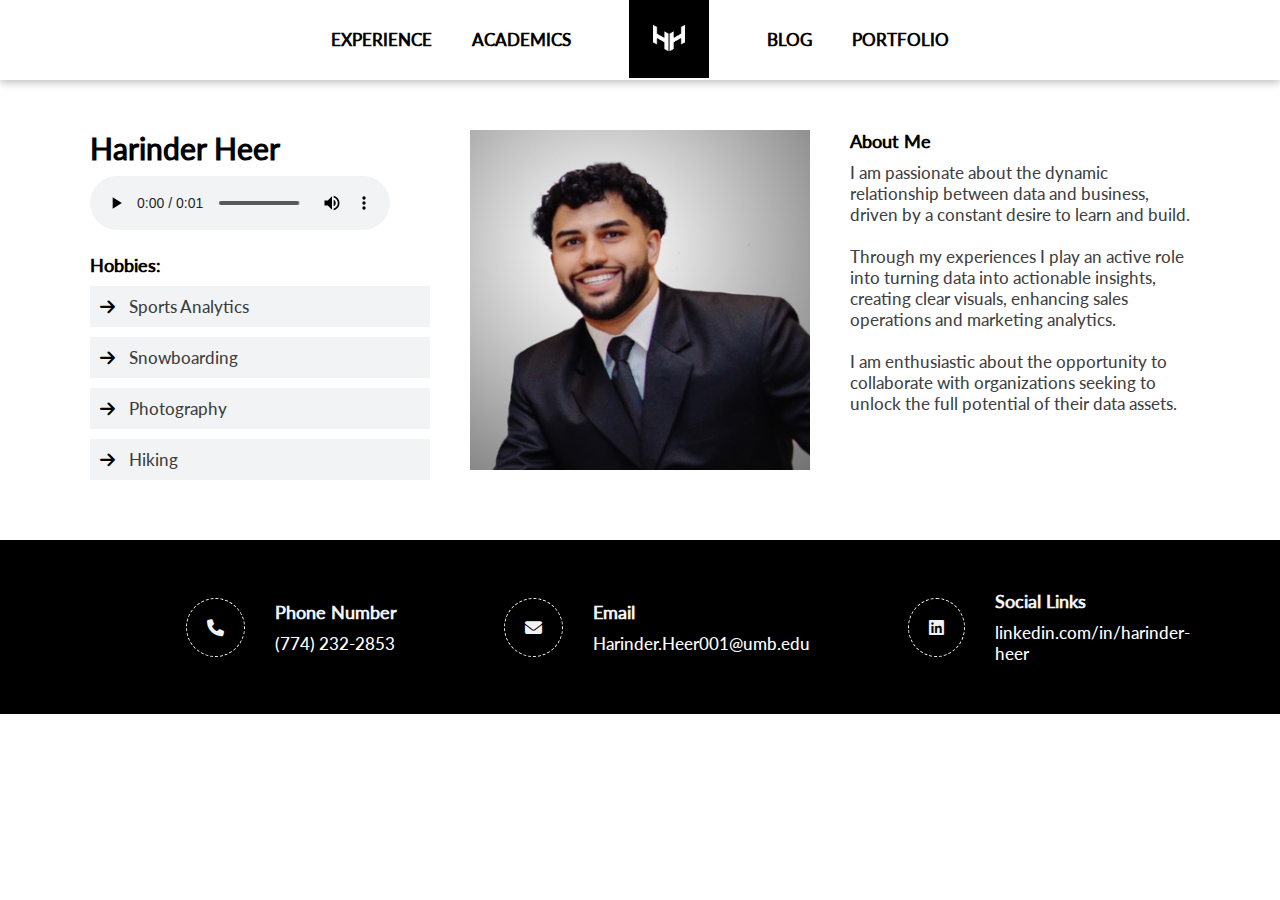
<file: index.html>
<!DOCTYPE html>
<html lang="en">
   <head>
      <meta charset="UTF-8">
      <meta http-equiv="X-UA-Compatible" content="IE=edge">
      <meta name="viewport" content="width=device-width, initial-scale=1.0">
      <link rel="stylesheet" href="https://cdnjs.cloudflare.com/ajax/libs/font-awesome/6.2.1/css/all.min.css">
      <link rel="stylesheet" href="index.css">
      <link rel="shortcut icon" href="Logo.jpeg" type="image/x-icon">
      <title>Home</title>
   </head>
   <body>
      <nav>
         <input type="checkbox" id="check">
         <label for="check" class="checkbtn">
         <i class="fas fa-bars"></i>
         </label>
         <!-- <label class="logo">DesignX</label> -->
         <ul>
            <li><a href="experience.html">Experience</a></li>
            <li><a href="academics.html">Academics</a></li>
         </ul>
         <div class="mylogo">
            <a href="index.html"><img src="Logo.jpeg" alt="Logo" width="80px"></a>
         </div>
         <ul>
            <li><a href="blog.html">Blog</a></li>
            <li><a href="portfolio.html">Portfolio</a></li>
         </ul>
      </nav>
      <section class="hero">
         <div class="flex">
            <div class="flexitem">
               <h1 class="heading mt_10">Harinder Heer</h1>
               <!-- <h2 class="subheading">Name Pronunciation</h2>-->
               <audio controls>
                  <source src="How-To-Pronounce-Name.m4a" type="audio/mpeg">
               </audio>
               <h2 class="subheading">Hobbies:</h2>
               <div class="hobby">
                  <span> <i class="fa-solid fa-arrow-right"></i> Sports Analytics</span>
                  <span> <i class="fa-solid fa-arrow-right"></i> Snowboarding</span>
                  <span> <i class="fa-solid fa-arrow-right"></i> Photography</span>
                  <span> <i class="fa-solid fa-arrow-right"></i> Hiking</span>
               </div>
            </div>
            <div class="flexitem">
               <img src="headshot.jpeg" alt="Faceshot" class="img-fluid">
            </div>
            <div class="flexitem">
               <div class="info">
                  <!-- <h1 class="heading mt_10">Analyst</h1>-->
                  <h1 class="subheading">About Me</h1>
                  <p>
                     I am passionate about the dynamic relationship between data and business, driven by a constant desire to learn and build.
                     <br><br>
                     Through my experiences I play an active role into turning data into actionable insights, creating clear visuals, enhancing sales operations and marketing analytics.
                     <br><br>
                     I am enthusiastic about the opportunity to collaborate with organizations seeking to unlock the full potential of their data assets.
                  </p>
               </div>
            </div>
         </div>
      </section>
      <footer>
         <div class="footeritem">
            <div class="row">
               <div class="col">
                  <div class="icon"><i class="fa-solid fa-phone"></i></div>
               </div>
               <div class="col">
                  <h2 class="subheading">Phone Number</h2>
                  <a href="tel:(774)232-2853">(774) 232-2853</a>
               </div>
            </div>
         </div>
         <div class="footeritem">
            <div class="row">
               <div class="col">
                  <div class="icon"><i class="fa-solid fa-envelope"></i></div>
               </div>
               <div class="col">
                  <h2 class="subheading">Email</h2>
                  <a href="mailto:Harinder.Heer001@umb.edu">Harinder.Heer001@umb.edu</a>
               </div>
            </div>
         </div>
         <div class="footeritem">
            <div class="row">
               <div class="col">
                  <div class="icon"><i class="fa-brands fa-linkedin"></i></div>
               </div>
               <div class="col">
                  <h2 class="subheading">Social Links</h2>
                  <a href="http://www.linkedin.com/in/harinder-heer" target="_blank">linkedin.com/in/harinder-heer</a>
               </div>
            </div>
         </div>
      </footer>
   </body>
</html>
</file>
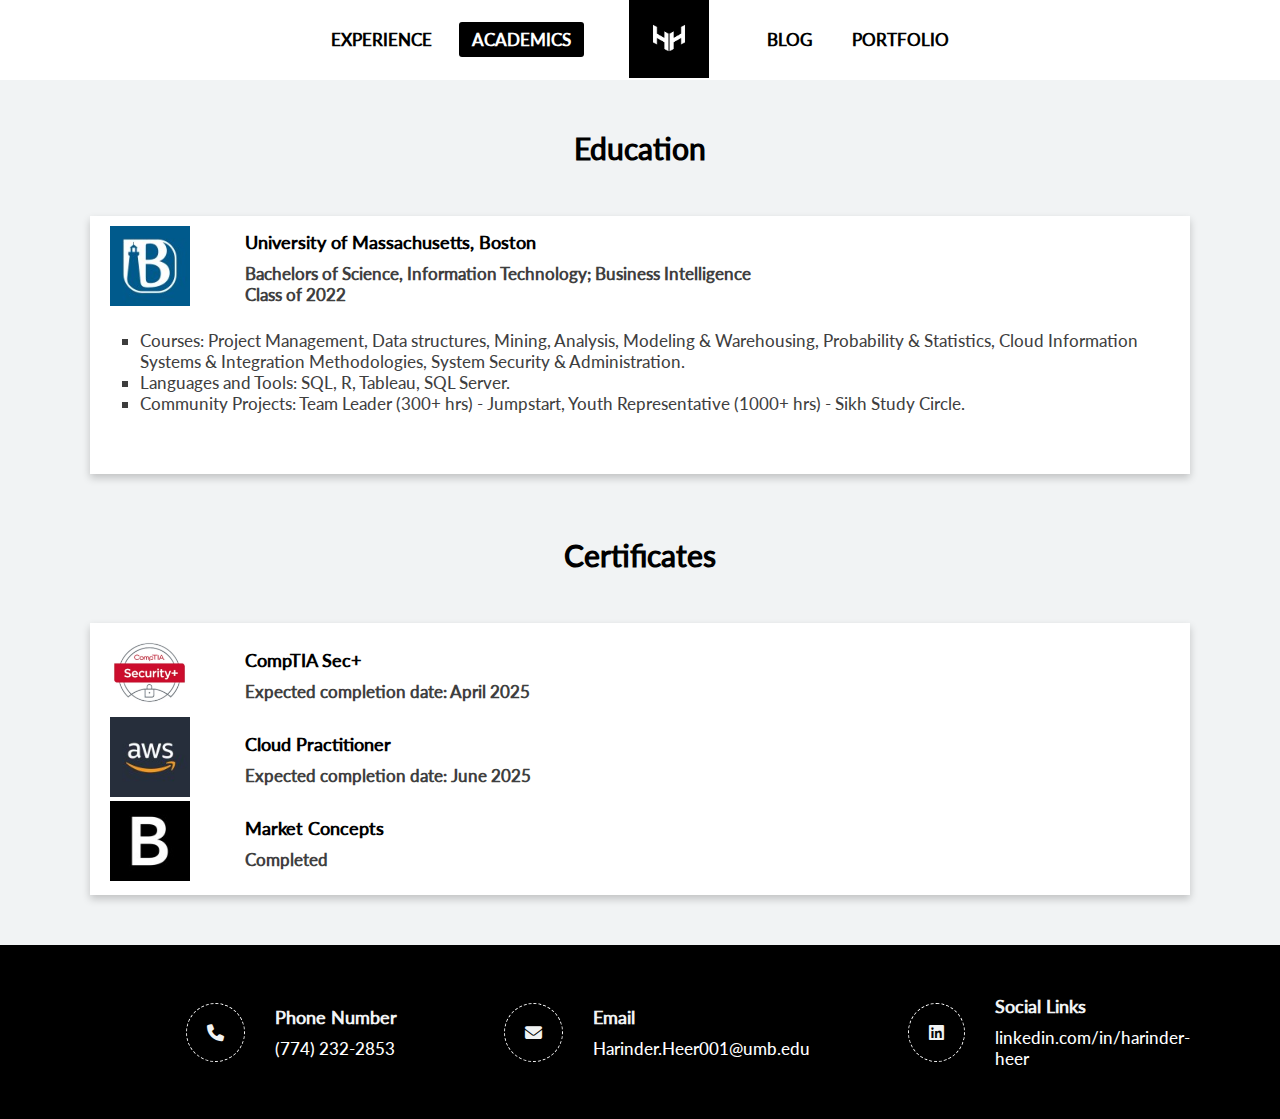
<file: academics.html>
<!DOCTYPE html>
<html lang="en">
   <head>
      <meta charset="UTF-8">
      <meta http-equiv="X-UA-Compatible" content="IE=edge">
      <meta name="viewport" content="width=device-width, initial-scale=1.0">
      <link rel="stylesheet" href="https://cdnjs.cloudflare.com/ajax/libs/font-awesome/6.2.1/css/all.min.css">
      <link rel="stylesheet" href="academics.css">
      <link rel="shortcut icon" href="Logo.jpeg" type="image/x-icon">
      <title>Academics</title>
   </head>
   <body>
      <nav>
         <input type="checkbox" id="check">
         <label for="check" class="checkbtn">
         <i class="fas fa-bars"></i>
         </label>
         <ul>
            <li><a href="experience.html">Experience</a></li>
            <li><a href="academics.html" class="active">Academics</a></li>
         </ul>
         <div class="mylogo">
            <a href="index.html"><img src="Logo.jpeg" alt="Logo" width="80px"></a>
         </div>
         <ul>
            <li><a href="blog.html">Blog</a></li>
            <li><a href="portfolio.html">Portfolio</a></li>
         </ul>
      </nav>
      <section class="exp">
         <h1 class="heading">Education</h1>
         <div class="exp_container">
            <div class="wrapper shadow">
               <div class="wrapper_row">
                  <div class="wrapper_col_left"><img src="UMB.jpg" alt="logo" width="80px"></div>
                  <div class="wrapper_col_right">
                     <div class="exp_info">
                        <h2 class="subheading">University of Massachusetts, Boston</h2>
                        <h3>Bachelors of Science, Information Technology; Business Intelligence
                        </h3>
                        <h3>Class of 2022</h3>
                     </div>
                  </div>
               </div>
               <div class="wrapper_row">
                  <!-- <div class="wrapper_col_left"></div> -->
                  <div class="wrapper_col_right">
                     <div class="exp_info">
                        <ul>
                           <li>Courses:  Project Management, Data structures, Mining, Analysis, Modeling & Warehousing, Probability & Statistics, Cloud Information Systems & Integration Methodologies, System Security & Administration.</li>
                           <li>Languages and Tools: SQL, R, Tableau, SQL Server.</li>
                           <li>Community Projects: Team Leader (300+ hrs) - Jumpstart, Youth Representative (1000+ hrs) - Sikh Study Circle.</li>
                        </ul>
                     </div>
                  </div>
               </div>
            </div>
         </div>
         <br><br><br>
         <h1 class="heading">Certificates</h1>
         <div class="exp_container">
            <div class="wrapper shadow">
               <div class="wrapper_row">
                  <div class="wrapper_col_left"><img src="CompTIA.jpg" alt="logo" width="80px"></div>
                  <div class="wrapper_col_right">
                     <div class="exp_info">
                        <h2 class="subheading">CompTIA Sec+</h2>
                        <h3>Expected completion date: April 2025 </h3>
                     </div>
                  </div>
               </div>
               <!-- 
               <div class="wrapper_row">
                  <div class="wrapper_col_left"></div>
                  <div class="wrapper_col_right">
                     <div class="exp_info">
                        <ul>
                           <li>Lorem ipsum dolor sit, amet consectetur adipisicing elit.</li>
                           <li>Lorem ipsum dolor sit, amet consectetur adipisicing elit.</li>
                           <li>Lorem ipsum dolor sit, amet consectetur adipisicing elit. </li>
                        </ul>
                     </div>
                  </div>
               </div>
               -->
               <div class="wrapper_row">
                  <div class="wrapper_col_left"><img src="AWS.jpg" alt="logo" width="80px"></div>
                  <div class="wrapper_col_right">
                     <div class="exp_info">
                        <h2 class="subheading">Cloud Practitioner</h2>
                        <h3>Expected completion date: June 2025 </h3>
                     </div>
                  </div>
               </div>
               <!--- 
               <div class="wrapper_row">
                  <div class="wrapper_col_left"></div>
                  <div class="wrapper_col_right">
                     <div class="exp_info">
                        <ul>
                           <li>Lorem ipsum dolor sit, amet consectetur adipisicing elit.</li>
                           <li>Lorem ipsum dolor sit, amet consectetur adipisicing elit.</li>
                           <li>Lorem ipsum dolor sit, amet consectetur adipisicing elit. </li>
                        </ul>
                     </div>
                  </div>
               </div> 
               -->
               <div class="wrapper_row">
                  <div class="wrapper_col_left"><img src="BB.jpg" alt="logo" width="80px"></div>
                  <div class="wrapper_col_right">
                     <div class="exp_info">
                        <h2 class="subheading">Market Concepts</h2>
                        <h3>Completed</h3>
                     </div>
                  </div>
               </div>
               <!--- 
               <div class="wrapper_row">
                  <div class="wrapper_col_left"></div>
                  <div class="wrapper_col_right">
                     <div class="exp_info">
                        <ul>
                           <li>Lorem ipsum dolor sit, amet consectetur adipisicing elit.</li>
                           <li>Lorem ipsum dolor sit, amet consectetur adipisicing elit.</li>
                           <li>Lorem ipsum dolor sit, amet consectetur adipisicing elit. </li>
                        </ul>
                     </div>
                  </div>
               </div> 
               -->
            </div>
         </div>
      </section>
      <footer>
         <div class="footeritem">
            <div class="row">
               <div class="col">
                  <div class="icon"><i class="fa-solid fa-phone"></i></div>
               </div>
               <div class="col">
                  <h2 class="subheading">Phone Number</h2>
                  <a href="tel:(774)232-2853">(774) 232-2853</a>
               </div>
            </div>
         </div>
         <div class="footeritem">
            <div class="row">
               <div class="col">
                  <div class="icon"><i class="fa-solid fa-envelope"></i></div>
               </div>
               <div class="col">
                  <h2 class="subheading">Email</h2>
                  <a href="mailto:Harinder.Heer001@umb.edu">Harinder.Heer001@umb.edu</a>
               </div>
            </div>
         </div>
         <div class="footeritem">
            <div class="row">
               <div class="col">
                  <div class="icon"><i class="fa-brands fa-linkedin"></i></div>
               </div>
               <div class="col">
                  <h2 class="subheading">Social Links</h2>
                  <a href="http://www.linkedin.com/in/harinder-heer" target="_blank">linkedin.com/in/harinder-heer</a>
               </div>
            </div>
         </div>
      </footer>
   </body>
</html>
</file>
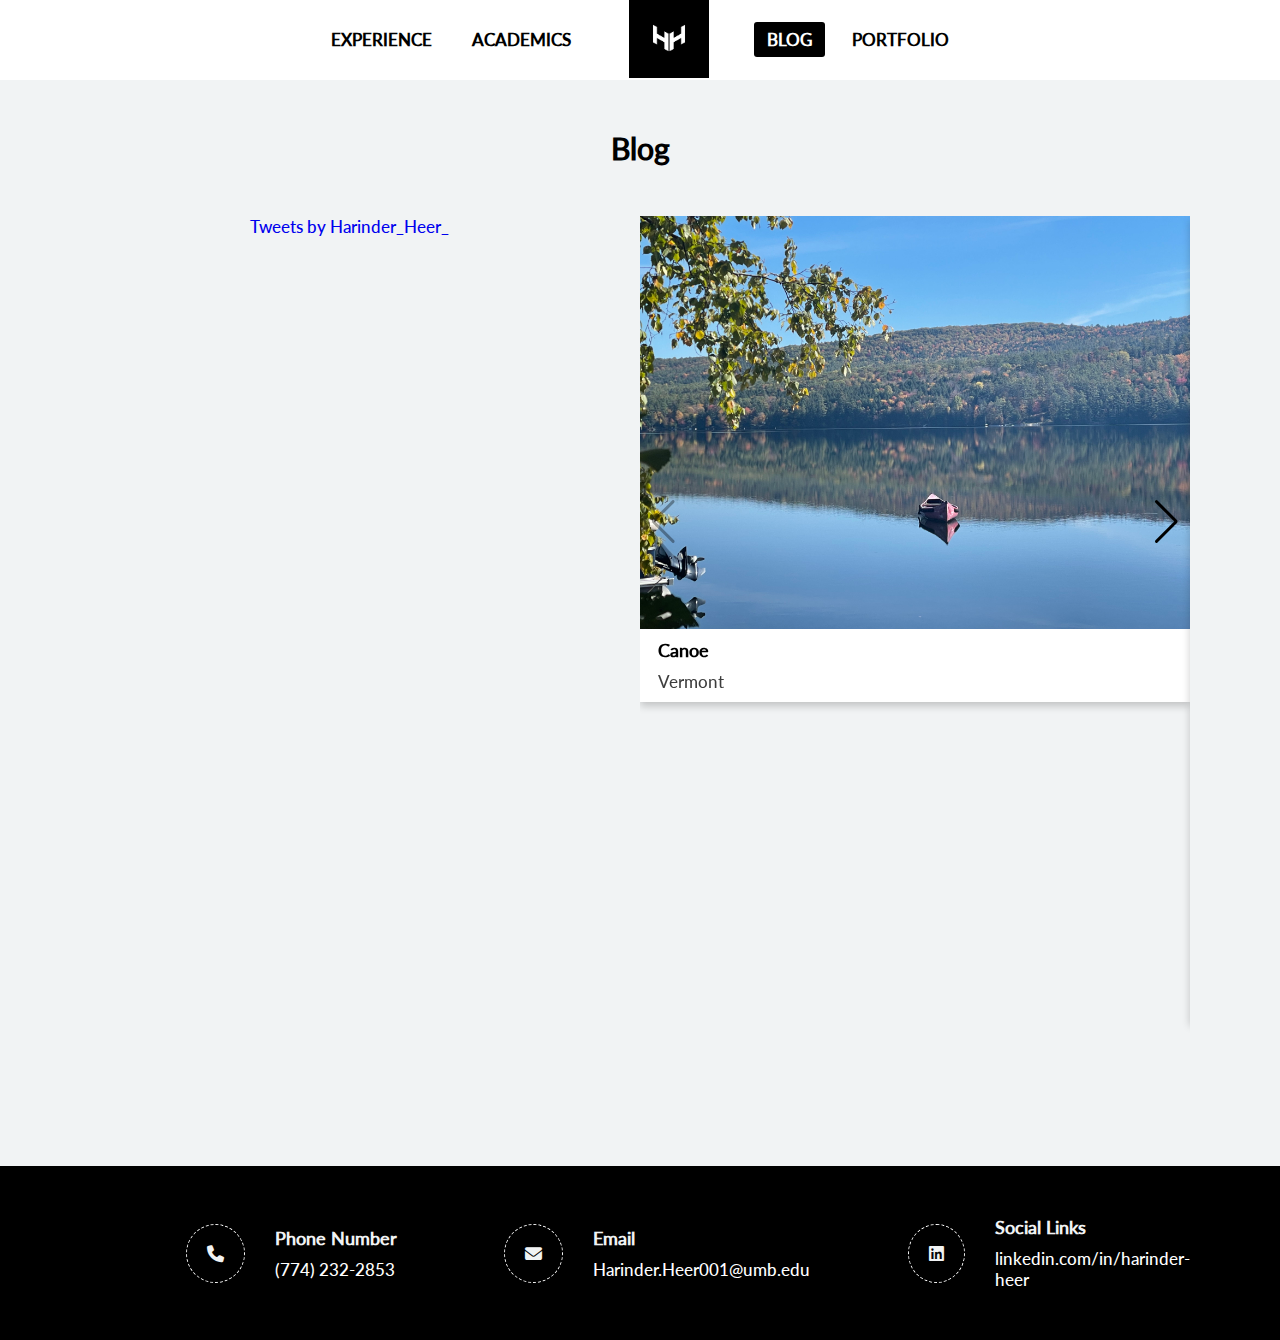
<file: blog.html>
<!DOCTYPE html>
<html lang="en">
   <head>
      <meta charset="UTF-8">
      <meta http-equiv="X-UA-Compatible" content="IE=edge">
      <meta name="viewport" content="width=device-width, initial-scale=1.0">
      <link rel="stylesheet" href="https://cdnjs.cloudflare.com/ajax/libs/font-awesome/6.2.1/css/all.min.css">
      <link rel="stylesheet" href="blog.css">
      <link rel="shortcut icon" href="Logo.jpeg" type="image/x-icon">
      <!-- Link Swiper's CSS -->
      <link rel="stylesheet" href="https://cdn.jsdelivr.net/npm/swiper/swiper-bundle.min.css" />
      <title>Blog</title>
   </head>
   <body>
      <nav>
         <input type="checkbox" id="check">
         <label for="check" class="checkbtn">
         <i class="fas fa-bars"></i>
         </label>
         <ul>
            <li><a href="experience.html">Experience</a></li>
            <li><a href="academics.html">Academics</a></li>
         </ul>
         <div class="mylogo">
            <a href="index.html"><img src="Logo.jpeg" alt="Logo" width="80px"></a>
         </div>
         <ul>
            <li><a href="blog.html" class="active">Blog</a></li>
            <li><a href="portfolio.html">Portfolio</a></li>
         </ul>
      </nav>
      <section class="blog">
         <h1 class="heading">Blog</h1>
         <div class="blogrow">
            <div class="blogcol scroll">
               <a class="twitter-timeline" href="https://twitter.com/Harinder_Heer_?ref_src=twsrc%5Etfw">Tweets by Harinder_Heer_</a> 
               <script async src="https://platform.twitter.com/widgets.js" charset="utf-8"></script>
            </div>
               <div class="blogcol">
                  <div class="swiper mySwiper">
                     <div class="swiper-wrapper">
                     <div class="swiper-slide">
                        <div class="card">
                        <img src="Lake.jpg" alt="image" class="img-fluid">
                           <div class="container">
                              <h2 class="subheading">Canoe</h2>
                              <p>Vermont</p>
                           </div>
                        </div>
                     </div>
                     <div class="swiper-slide">
                        <div class="card">
                        <img src="Bali.jpg" alt="image" class="img-fluid">
                           <div class="container">
                              <h2 class="subheading">Sunrise</h2>
                              <p>Indonesia</p>
                           </div>
                        </div>
                     </div>                  
                     <div class="swiper-slide">
                        <div class="card">
                              <video width="320" height="240" controls>
                              <source src="Opera.mp4" type="video/mp4">
                              </video>
                           <div class="container">
                              <h2 class="subheading">Opera House</h2>
                              <p>Australia</p>
                           </div>
                        </div>
                     </div>
                  </div> 
                  <div class="swiper-button-next"></div>
                  <div class="swiper-button-prev"></div>
               </div>
            </div>
         </div>
      </section>
      <footer>
         <div class="footeritem">
            <div class="row">
               <div class="col">
                  <div class="icon"><i class="fa-solid fa-phone"></i></div>
               </div>
               <div class="col">
                  <h2 class="subheading">Phone Number</h2>
                  <a href="tel:(774)232-2853">(774) 232-2853</a>
               </div>
            </div>
         </div>
         <div class="footeritem">
            <div class="row">
               <div class="col">
                  <div class="icon"><i class="fa-solid fa-envelope"></i></div>
               </div>
               <div class="col">
                  <h2 class="subheading">Email</h2>
                  <a href="mailto:Harinder.Heer001@umb.edu">Harinder.Heer001@umb.edu</a>
               </div>
            </div>
         </div>
         <div class="footeritem">
            <div class="row">
               <div class="col">
                  <div class="icon"><i class="fa-brands fa-linkedin"></i></div>
               </div>
               <div class="col">
                  <h2 class="subheading">Social Links</h2>
                  <a href="http://www.linkedin.com/in/harinder-heer" target="_blank">linkedin.com/in/harinder-heer</a>
               </div>
            </div>
         </div>
      </footer>
      <!-- Swiper JS -->
      <script src="https://cdn.jsdelivr.net/npm/swiper/swiper-bundle.min.js"></script>
      <!-- Initialize Swiper -->
      <script>
         var swiper = new Swiper(".mySwiper", {
             navigation: {
                 nextEl: ".swiper-button-next",
                 prevEl: ".swiper-button-prev",
             },
         });
      </script>
   </body>
</html>
</file>
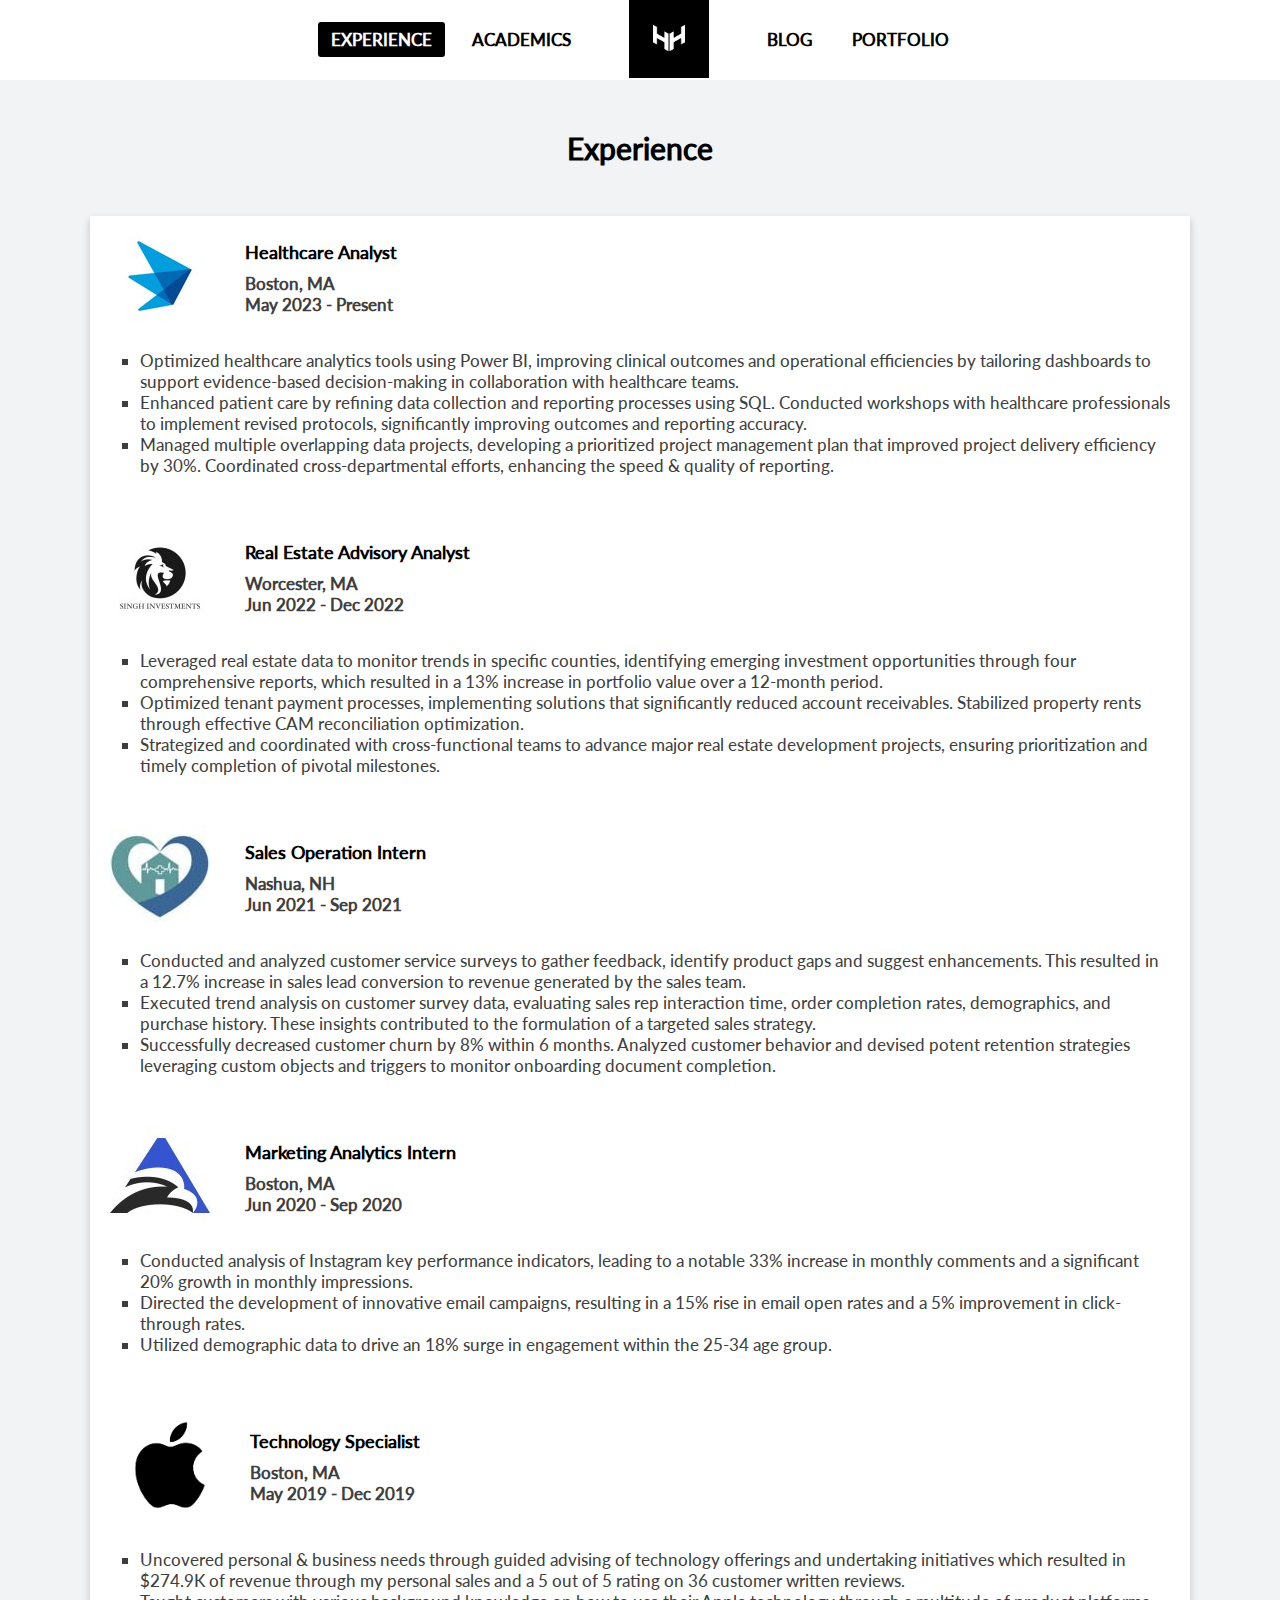
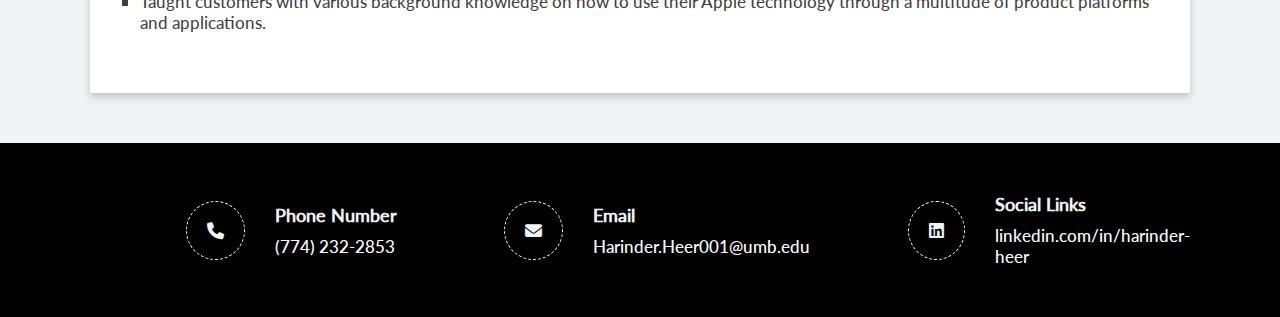
<file: experience.html>
<!DOCTYPE html>
<html lang="en">
   <head>
      <meta charset="UTF-8">
      <meta http-equiv="X-UA-Compatible" content="IE=edge">
      <meta name="viewport" content="width=device-width, initial-scale=1.0">
      <link rel="stylesheet" href="https://cdnjs.cloudflare.com/ajax/libs/font-awesome/6.2.1/css/all.min.css">
      <link rel="stylesheet" href="experience.css">
      <link rel="shortcut icon" href="Logo.jpeg" type="image/x-icon">
      <title>Experience</title>
   </head>
   <body>
      <nav>
         <input type="checkbox" id="check">
         <label for="check" class="checkbtn">
         <i class="fas fa-bars"></i>
         </label>
         <ul>
            <li><a href="experience.html" class="active">Experience</a></li>
            <li><a href="academics.html">Academics</a></li>
         </ul>
         <div class="mylogo">
            <a href="index.html"><img src="Logo.jpeg" alt="Logo" width="80px"></a>
         </div>
         <ul>
            <li><a href="blog.html">Blog</a></li>
            <li><a href="portfolio.html">Portfolio</a></li>
         </ul>
      </nav>
      <section class="exp">
         <h1 class="heading">Experience</h1>
         <div class="exp_container">
            <div class="wrapper shadow">
               <div class="wrapper_row">
                  <div class="wrapper_col_left"><img src="BILH.jpg" alt="logo"></div>
                  <div class="wrapper_col_right">
                     <div class="exp_info">
                        <h2 class="subheading">Healthcare Analyst</h2>
                        <h3>Boston, MA</h3>
                        <h3>May 2023 - Present</h3>
                     </div>
                  </div>
               </div>
               <div class="wrapper_row">
                  <!-- <div class="wrapper_col_left"> </div> -->
                  <div class="wrapper_col_right">
                     <ul>
                        <li>
                           Optimized healthcare analytics tools using Power BI, improving clinical outcomes and operational efficiencies by tailoring dashboards to support evidence-based decision-making in collaboration with healthcare teams.
                        </li>
                        <li>
                           Enhanced patient care by refining data collection and reporting processes using SQL. Conducted workshops with healthcare professionals to implement revised protocols, significantly improving outcomes and reporting accuracy.
                        </li>
                        <li>
                           Managed multiple overlapping data projects, developing a prioritized project management plan that improved project delivery efficiency by 30%. Coordinated cross-departmental efforts, enhancing the speed & quality of reporting.
                        </li>
                     </ul>
                  </div>
               </div>
               <div class="wrapper_row">
                  <div class="wrapper_col_left"><img src="SI.jpg" alt="logo"></div>
                  <div class="wrapper_col_right">
                     <div class="exp_info">
                        <h2 class="subheading">Real Estate Advisory Analyst</h2>
                        <h3>Worcester, MA</h3>
                        <h3>Jun 2022 - Dec 2022</h3>
                     </div>
                  </div>
               </div>
               <div class="wrapper_row">
                  <!-- <div class="wrapper_col_left"> </div> -->
                  <div class="wrapper_col_right">
                     <ul>
                        <li>
                           Leveraged real estate data to monitor trends in specific counties, identifying emerging investment opportunities through four comprehensive reports, which resulted in a 13% increase in portfolio value over a 12-month period.
                        </li>
                        <li>
                           Optimized tenant payment processes, implementing solutions that significantly reduced account receivables. Stabilized property rents through effective CAM reconciliation optimization.
                        </li>
                        <li>
                           Strategized and coordinated with cross-functional teams to advance major real estate development projects, ensuring prioritization and timely completion of pivotal milestones.
                        </li>
                     </ul>
                  </div>
               </div>
               <div class="wrapper_row">
                  <div class="wrapper_col_left"><img src="SAH.jpg" alt="logo"></div>
                  <div class="wrapper_col_right">
                     <div class="exp_info">
                        <h2 class="subheading">Sales Operation Intern</h2>
                        <h3>Nashua, NH </h3>
                        <h3>Jun 2021 - Sep 2021</h3>
                     </div>
                  </div>
               </div>
               <div class="wrapper_row">
                  <!-- <div class="wrapper_col_left"> </div> -->
                  <div class="wrapper_col_right">
                     <ul>
                        <li>
                           Conducted and analyzed customer service surveys to gather feedback, identify product gaps and suggest enhancements. This resulted in a 12.7% increase in sales lead conversion to revenue generated by the sales team.
                        </li>
                        <li>
                           Executed trend analysis on customer survey data, evaluating sales rep interaction time, order completion rates, demographics, and purchase history. These insights contributed to the formulation of a targeted sales strategy.
                        </li>
                        <li>
                           Successfully decreased customer churn by 8% within 6 months. Analyzed customer behavior and devised potent retention strategies leveraging custom objects and triggers to monitor onboarding document completion.
                        </li>
                     </ul>
                  </div>
               </div>
               <div class="wrapper_row">
                  <div class="wrapper_col_left"><img src="Amie.jpg" alt="logo"></div>
                  <div class="wrapper_col_right">
                     <div class="exp_info">
                        <h2 class="subheading">Marketing Analytics Intern</h2>
                        <h3>Boston, MA</h3>
                        <h3>Jun 2020 - Sep 2020</h3>
                     </div>
                  </div>
               </div>
               <div class="wrapper_row">
                  <!-- <div class="wrapper_col_left"> </div> -->
                  <div class="wrapper_col_right">
                     <ul>
                        <li>
                           Conducted analysis of Instagram key performance indicators, leading to a notable 33% increase in monthly comments and a significant 20% growth in monthly impressions.
                        </li>
                        <li>
                           Directed the development of innovative email campaigns, resulting in a 15% rise in email open rates and a 5% improvement in click-through rates.
                        </li>
                        <li>
                           Utilized demographic data to drive an 18% surge in engagement within the 25-34 age group.
                        </li>
                     </ul>
                  </div>
               </div>
               <div class="wrapper_row">
                  <div class="wrapper_col_left"><img src="Apple.jpg" alt="logo" width="120px"></div>
                  <div class="wrapper_col_right">
                     <div class="exp_info">
                        <h2 class="subheading">Technology Specialist</h2>
                        <h3>Boston, MA </h3>
                        <h3>May 2019 - Dec 2019</h3>
                     </div>
                  </div>
               </div>
               <div class="wrapper_row">
                  <!-- <div class="wrapper_col_left"> </div> -->
                  <div class="wrapper_col_right">
                     <ul>
                        <li>
                           Uncovered personal & business needs through guided advising of technology offerings
                           and undertaking initiatives which resulted in $274.9K of revenue through my personal
                           sales and a 5 out of 5 rating on 36 customer written reviews.
                        </li>
                        <li>
                           Taught customers with various background knowledge on how to use their Apple technology through a multitude of product platforms and applications.
                        </li>
                     </ul>
                  </div>
               </div>
            </div>
         </div>
      </section>
      <footer>
         <div class="footeritem">
            <div class="row">
               <div class="col">
                  <div class="icon"><i class="fa-solid fa-phone"></i></div>
               </div>
               <div class="col">
                  <h2 class="subheading">Phone Number</h2>
                  <a href="tel:(774)232-2853">(774) 232-2853</a>
               </div>
            </div>
         </div>
         <div class="footeritem">
            <div class="row">
               <div class="col">
                  <div class="icon"><i class="fa-solid fa-envelope"></i></div>
               </div>
               <div class="col">
                  <h2 class="subheading">Email</h2>
                  <a href="mailto:Harinder.Heer001@umb.edu">Harinder.Heer001@umb.edu</a>
               </div>
            </div>
         </div>
         <div class="footeritem">
            <div class="row">
               <div class="col">
                  <div class="icon"><i class="fa-brands fa-linkedin"></i></div>
               </div>
               <div class="col">
                  <h2 class="subheading">Social Links</h2>
                  <a href="http://www.linkedin.com/in/harinder-heer" target="_blank">linkedin.com/in/harinder-heer</a>
               </div>
            </div>
         </div>
      </footer>
   </body>
</html>
</file>
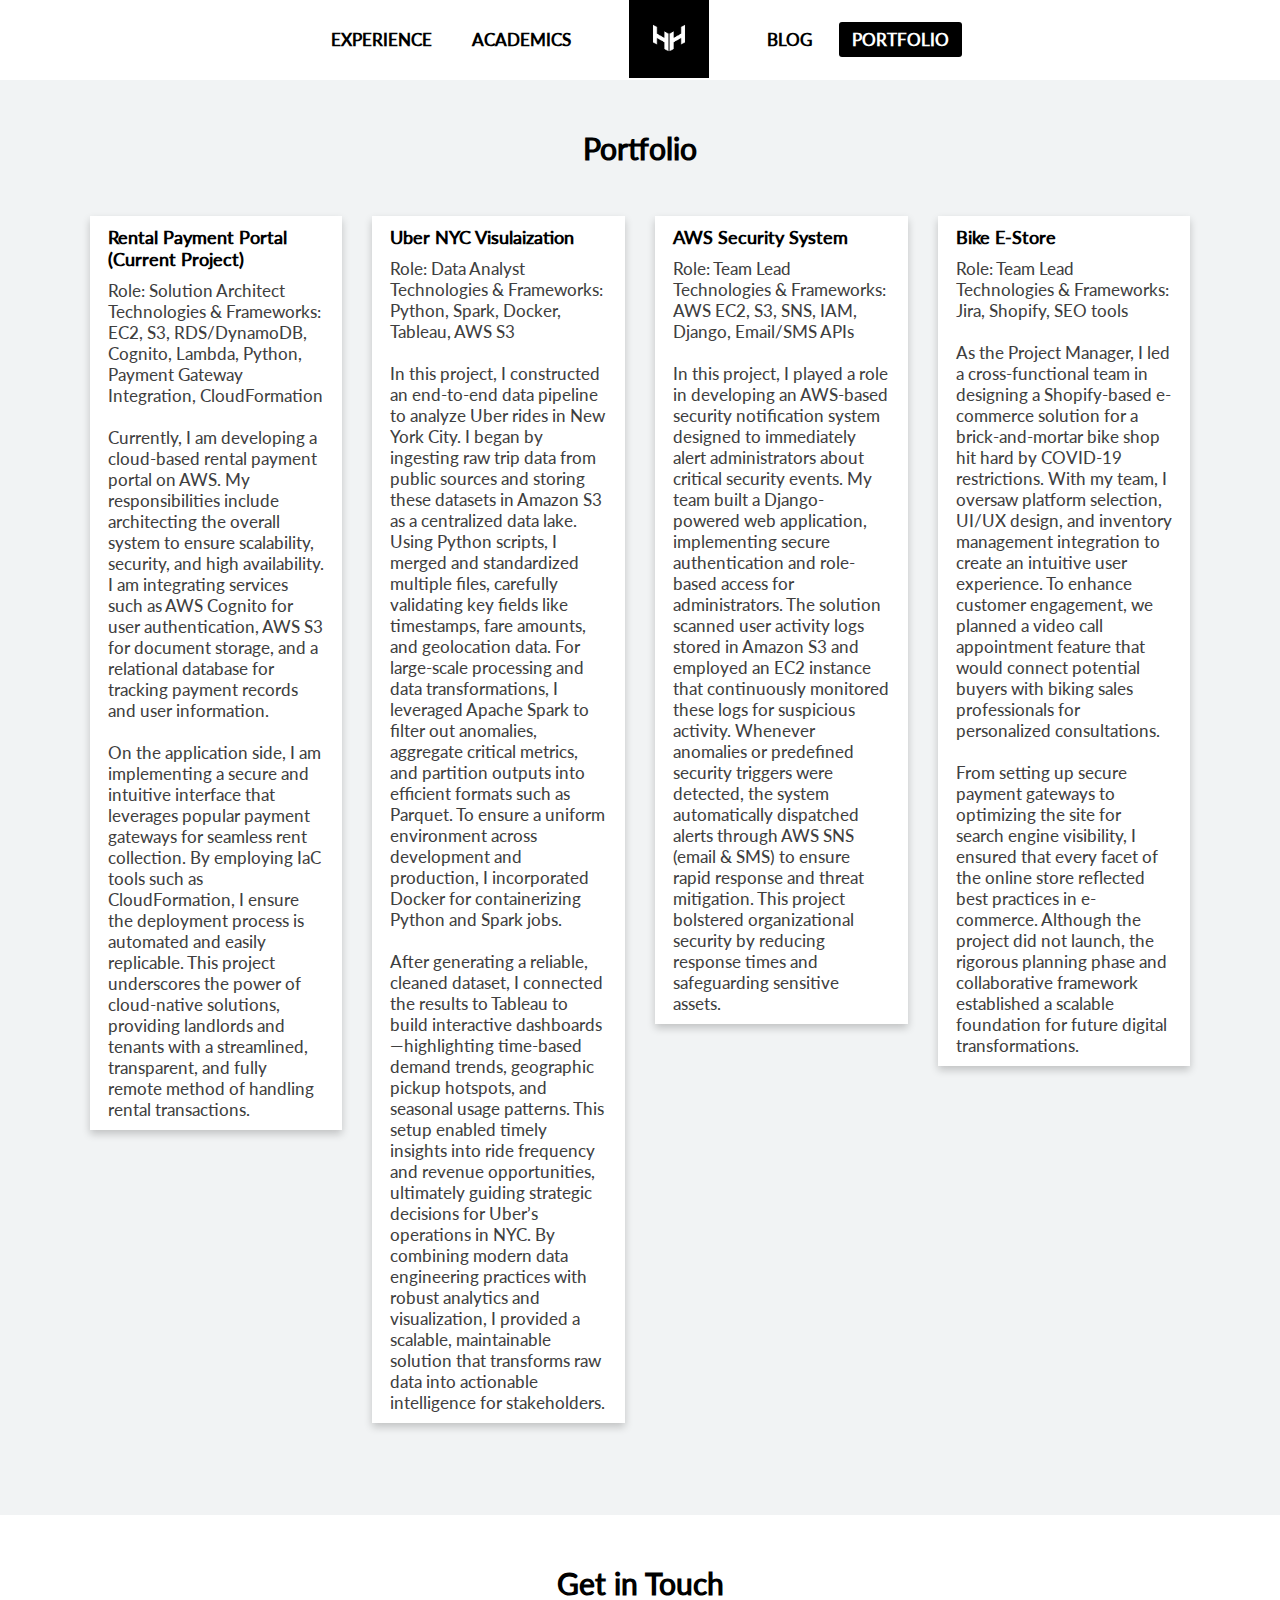
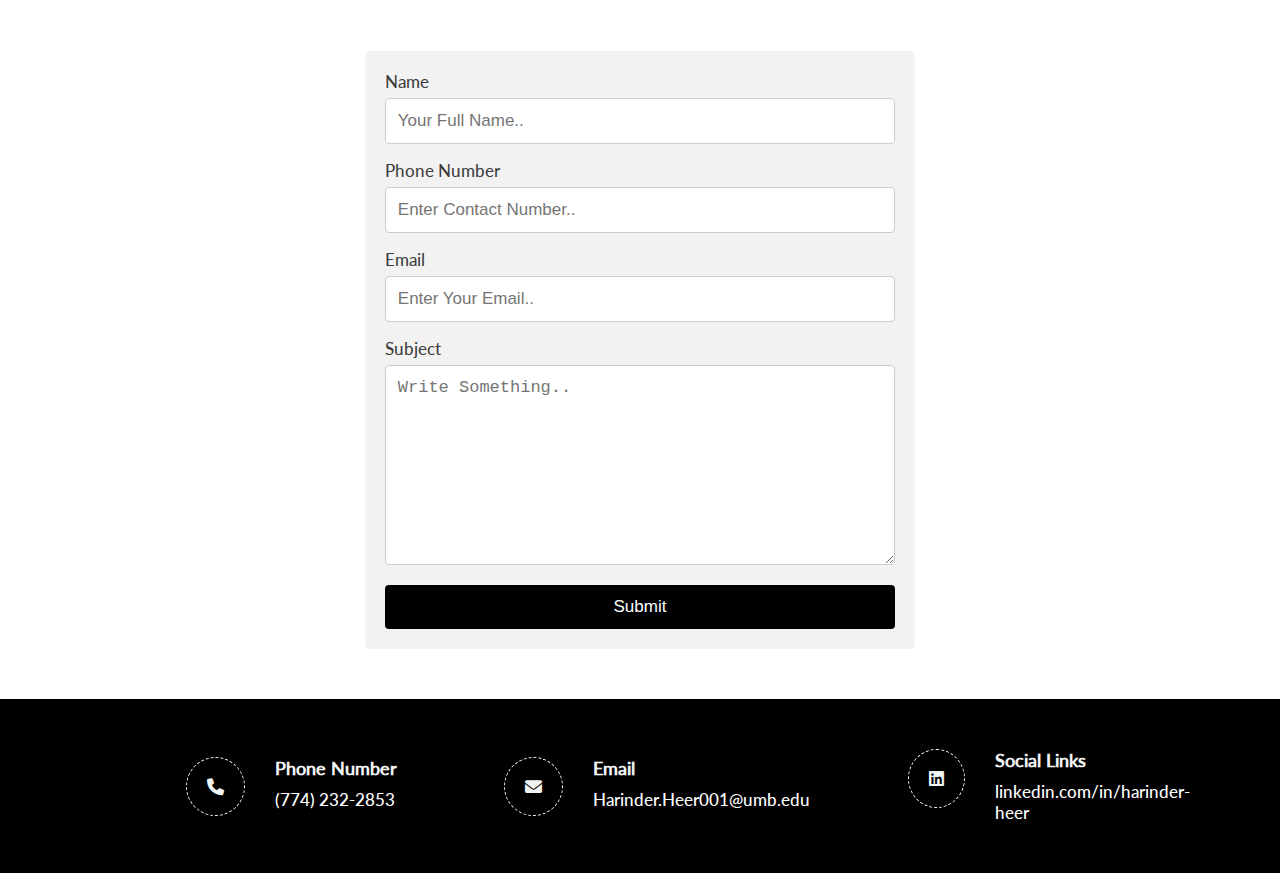
<file: portfolio.html>
<!DOCTYPE html>
<html lang="en">
   <head>
      <meta charset="UTF-8">
      <meta http-equiv="X-UA-Compatible" content="IE=edge">
      <meta name="viewport" content="width=device-width, initial-scale=1.0">
      <link rel="stylesheet" href="https://cdnjs.cloudflare.com/ajax/libs/font-awesome/6.2.1/css/all.min.css">
      <link rel="stylesheet" href="portfolio.css">
      <link rel="shortcut icon" href="Logo.jpeg" type="image/x-icon">
      <title>Portfolio</title>
   </head>
   <body>
      <nav>
         <input type="checkbox" id="check">
         <label for="check" class="checkbtn">
         <i class="fas fa-bars"></i>
         </label>
         <ul>
            <li><a href="experience.html">Experience</a></li>
            <li><a href="academics.html">Academics</a></li>
         </ul>
         <div class="mylogo">
            <a href="index.html"><img src="Logo.jpeg" alt="Logo" width="80px"></a>
         </div>
         <ul>
            <li><a href="blog.html">Blog</a></li>
            <li><a href="portfolio.html" class="active">Portfolio</a></li>
         </ul>
      </nav>
      <section class="portfolio">
         <h1 class="heading">Portfolio</h1>
         <div class="row">
            <div class="col">
               <div class="card">
                  <!--
                  <img src="Stock.jpg" alt="image" class="img-fluid">
                  -->
                  <div class="container">
                     <h2 class="subheading">Rental Payment Portal <br> (Current Project)</h2>
                     <p>
                        <ul>
                           <li>Role: Solution Architect</li>
                           <li>Technologies & Frameworks: EC2, S3, RDS/DynamoDB, Cognito, Lambda, Python, Payment Gateway Integration, CloudFormation</li>
                           <br>
                           <li>Currently, I am developing a cloud-based rental payment portal on AWS. My responsibilities include architecting the overall system to ensure scalability, security, and high availability. I am integrating services such as AWS Cognito for user authentication, AWS S3 for document storage, and a relational database for tracking payment records and user information.</li>
                           <br>
                           <li>On the application side, I am implementing a secure and intuitive interface that leverages popular payment gateways for seamless rent collection. By employing IaC tools such as CloudFormation, I ensure the deployment process is automated and easily replicable. This project underscores the power of cloud-native solutions, providing landlords and tenants with a streamlined, transparent, and fully remote method of handling rental transactions.</li>
                        </ul>
                     </p>
                  </div>
               </div>
            </div>
            <div class="col">
               <div class="card">
                  <!--
                  <img src="Stock.jpg" alt="image" class="img-fluid">
                  -->
                  <div class="container">
                     <h2 class="subheading">Uber NYC Visulaization</h2>
                     <p>
                        <ul>
                           <li>Role: Data Analyst</li>
                           <li>Technologies & Frameworks: Python, Spark, Docker, Tableau, AWS S3</li>
                           <br>
                           <li>In this project, I constructed an end-to-end data pipeline to analyze Uber rides in New York City. I began by ingesting raw trip data from public sources and storing these datasets in Amazon S3 as a centralized data lake. Using Python scripts, I merged and standardized multiple files, carefully validating key fields like timestamps, fare amounts, and geolocation data. For large-scale processing and data transformations, I leveraged Apache Spark to filter out anomalies, aggregate critical metrics, and partition outputs into efficient formats such as Parquet. To ensure a uniform environment across development and production, I incorporated Docker for containerizing Python and Spark jobs.</li>
                           <br>
                           <li>After generating a reliable, cleaned dataset, I connected the results to Tableau to build interactive dashboards—highlighting time-based demand trends, geographic pickup hotspots, and seasonal usage patterns. This setup enabled timely insights into ride frequency and revenue opportunities, ultimately guiding strategic decisions for Uber’s operations in NYC. By combining modern data engineering practices with robust analytics and visualization, I provided a scalable, maintainable solution that transforms raw data into actionable intelligence for stakeholders.</li>
                        </ul>
                     </p>
                  </div>
               </div>
            </div>
            <div class="col">
               <div class="card">
                   <!--
                  <img src="Stock.jpg" alt="image" class="img-fluid">
                  -->
                  <div class="container">
                     <h2 class="subheading">AWS Security System</h2>
                     <p>
                        <ul>
                           <li>Role: Team Lead</li>
                           <li>Technologies & Frameworks: AWS EC2, S3, SNS, IAM, Django, Email/SMS APIs</li>
                           <br>
                           <li>In this project, I played a role in developing an AWS-based security notification system designed to immediately alert administrators about critical security events. My team built a Django-powered web application, implementing secure authentication and role-based access for administrators. The solution scanned user activity logs stored in Amazon S3 and employed an EC2 instance that continuously monitored these logs for suspicious activity. Whenever anomalies or predefined security triggers were detected, the system automatically dispatched alerts through AWS SNS (email & SMS) to ensure rapid response and threat mitigation. This project bolstered organizational security by reducing response times and safeguarding sensitive assets.</li>
                        </ul>
                     </p>
                  </div>
               </div>
            </div>
            <div class="col">
               <div class="card">
                  <!--
                  <img src="Stock.jpg" alt="image" class="img-fluid">
                  -->
                  <div class="container">
                     <h2 class="subheading">Bike E-Store</h2>
                     <p>
                        <li>Role: Team Lead</li>
                        <li>Technologies & Frameworks: Jira, Shopify, SEO tools</li>
                        <br>
                        <li>As the Project Manager, I led a cross-functional team in designing a Shopify-based e-commerce solution for a brick-and-mortar bike shop hit hard by COVID-19 restrictions. With my team, I oversaw platform selection, UI/UX design, and inventory management integration to create an intuitive user experience. To enhance customer engagement, we planned a video call appointment feature that would connect potential buyers with biking sales professionals for personalized consultations.</li>
                        <br>
                        <li>From setting up secure payment gateways to optimizing the site for search engine visibility, I ensured that every facet of the online store reflected best practices in e-commerce. Although the project did not launch, the rigorous planning phase and collaborative framework established a scalable foundation for future digital transformations.</li>
                     </p>
                  </div>
               </div>
            </div>
            <!--
            <div class="col">
               <div class="card">
                  <img src="Stock.jpg" alt="image" class="img-fluid">
                  <div class="container">
                     <h2 class="subheading">My Webpage</h2>
                     <p>
                        <li>Placeholder</li>
                        <li>for project</li>
                     </p>
                  </div>
               </div>
            </div>
            -->
         </div>
         <br><br>
         </div>
      </section>
      <section class="contact">
         <h1 class="heading"> Get in Touch</h1>
         <div class="row" style="align-items: flex-start;">
            <div class="col">
               <div class="container">
                  <form >
                     <label>Name</label>
                     <input type="text" placeholder="Your Full Name..">
                     <label for="number">Phone Number</label>
                     <input type="number" placeholder="Enter Contact Number..">
                     <label>Email</label>
                     <input type="email" placeholder="Enter Your Email.." class="att">
                     <label>Subject</label>
                     <textarea id="subject" name="subject" placeholder="Write Something.."
                        style="height:200px"></textarea>
                     <input type="submit" value="Submit">
                  </form>
               </div>
            </div>
            <!-- <div class="col">
               <img src="images/contact.jpg" alt="contact" class="img-fluid">
               </div> -->
         </div>
      </section>
      <footer>
         <div class="footeritem">
            <div class="row">
               <div class="col">
                  <div class="icon"><i class="fa-solid fa-phone"></i></div>
               </div>
               <div class="col">
                  <h2 class="subheading">Phone Number</h2>
                  <a href="tel:(774)232-2853">(774) 232-2853</a>
               </div>
            </div>
         </div>
         <div class="footeritem">
            <div class="row">
               <div class="col">
                  <div class="icon"><i class="fa-solid fa-envelope"></i></div>
               </div>
               <div class="col">
                  <h2 class="subheading">Email</h2>
                  <a href="mailto:Harinder.Heer001@umb.edu">Harinder.Heer001@umb.edu</a>
               </div>
            </div>
         </div>
         <div class="footeritem">
            <div class="row">
               <div class="col">
                  <div class="icon"><i class="fa-brands fa-linkedin"></i></div>
               </div>
               <div class="col">
                  <h2 class="subheading">Social Links</h2>
                  <a href="http://www.linkedin.com/in/harinder-heer" target="_blank">linkedin.com/in/harinder-heer</a>
               </div>
            </div>
         </div>
      </footer>
   </body>
</html>
</file>
<file: index.css>
@font-face {
    font-family: lato;
    src: url(Lato-Medium.ttf);
}

* {
    padding: 0;
    margin: 0;
    text-decoration: none;
    list-style: none;
    box-sizing: border-box;
    font-size: 17px;
    outline: none;
}

body {
   font-family: lato;
    color: rgba(0, 0, 0, 0.76);
}

:root {
    --primary: #000;
    --dark: #000;
    --light: #f1f3f4;
}

nav {
    background: #fff;
    height: 80px;
    gap: 40PX;
    width: 100%;
    display: flex;
    justify-content: center;
    align-items: center;
    box-shadow: rgba(0, 0, 0, 0.24) 0px 3px 8px;

}

.mylogo a:hover {
    background: none;
}

label.logo {
    color: var(--dark);
    font-size: 35px;
    line-height: 80px;
    padding: 0 100px;
    font-weight: bold;
}


nav ul li {
    display: inline-block;
    line-height: 80px;
    margin: 0 5px;
}

nav ul li a {
    color: var(--dark);
    font-size: 17px;
    padding: 7px 13px;
    border-radius: 3px;
    text-transform: uppercase;
    font-weight: 600;
}

nav a.active,
nav a:hover {
    background: var(--primary);
    transition: .5s;
    color: white;
}

.checkbtn {
    font-size: 30px;
    color: #1b9bff;
    float: right;
    line-height: 80px;
    margin-right: 40px;
    cursor: pointer;
    display: none;
}

#check {
    display: none;
}

@media (max-width: 952px) {
    label.logo {
        font-size: 30px;
        padding-left: 50px;
    }

    nav ul li a {
        font-size: 16px;
    }
}

@media (max-width: 858px) {
    .checkbtn {
        display: block;
    }

    nav ul {
        position: fixed;
        width: 100%;
        height: 100vh;
        background: #2c3e50;
        top: 80px;
        left: -100%;
        text-align: center;
        transition: all .5s;
    }

    nav ul li {
        display: block;
        margin: 50px 0;
        line-height: 30px;
    }

    nav ul li a {
        font-size: 20px;
    }

    nav a:hover,
    nav a.active {
        background: none;
        color: #0082e6;
    }

    #check:checked~ul {
        left: 0;
    }
}

.hero {
    padding: 50px 7%;
}

.flex {
    display: flex;
    justify-content: center;
    gap: 40px;
}

.flexitem {
    flex: 1;
}


.img-fluid {
    max-width: 100%;
    height: auto;
}

.heading {
    font-size: 30px;
    color: var(--dark);
    font-weight: bold;
    margin-bottom: 10px;
}

.subheading {
    font-size: 18px;
    color: var(--primary);
    margin-bottom: 10px;
}

audio {
    margin-bottom: 20px;
}

.hobby span {
    display: block;
    font-weight: 500;
    margin-bottom: 10px;
    background-color: var(--light);
    padding: 10px;
}

.hobby span i {
    color: var(--primary);
    margin-right: 10px;
}

footer {
    display: flex;
    align-items: center;
    justify-content: center;
    gap: 40px;
    background-color: var(--dark);
    padding: 50px 7%;
}

footer .subheading {
    color: var(--light);
}

footer .footeritem {
    flex: 1;
}

.row {
    display: flex;
    align-items: center;
    justify-content: center;
    gap: 30px;
}

.row .col {
    flex: 1;
}

.icon i {
    color: var(--light);
    border: 1px dashed white;
    padding: 20px;
    border-radius: 50%;
}

footer .icon {
    text-align: right;
}

footer a {
    color: white;
}




@media only screen and (max-width: 667px) {
    .flex {
        flex-direction: column;
    }

    footer {
        flex-direction: column;
    }

    .row {
        flex-direction: column;
    }

    .wrapper_row {
        flex-direction: column;
    }

    .blogrow {
        flex-direction: column;
    }

    .blogcol {
        width: 100%;
    }
}
</file>
<file: academics.css>
@font-face {
    font-family: lato;
    src: url(Lato-Medium.ttf);
}

* {
    padding: 0;
    margin: 0;
    text-decoration: none;
    list-style: none;
    box-sizing: border-box;
    font-size: 17px;
    outline: none;
}

body {
   font-family: lato;
    color: rgba(0, 0, 0, 0.76);
}

:root {
    --primary: #000;
    --dark: #000;
    --light: #f1f3f4;
}

nav {
    background: #fff;
    height: 80px;
    gap: 40PX;
    width: 100%;
    display: flex;
    justify-content: center;
    align-items: center;
    box-shadow: rgba(0, 0, 0, 0.24) 0px 3px 8px;

}

.mylogo a:hover {
    background: none;
}

label.logo {
    color: var(--dark);
    font-size: 35px;
    line-height: 80px;
    padding: 0 100px;
    font-weight: bold;
}


nav ul li {
    display: inline-block;
    line-height: 80px;
    margin: 0 5px;
}

nav ul li a {
    color: var(--dark);
    font-size: 17px;
    padding: 7px 13px;
    border-radius: 3px;
    text-transform: uppercase;
    font-weight: 600;
}

nav a.active,
nav a:hover {
    background: var(--primary);
    transition: .5s;
    color: white;
}

.checkbtn {
    font-size: 30px;
    color: #1b9bff;
    float: right;
    line-height: 80px;
    margin-right: 40px;
    cursor: pointer;
    display: none;
}

#check {
    display: none;
}

@media (max-width: 952px) {
    label.logo {
        font-size: 30px;
        padding-left: 50px;
    }

    nav ul li a {
        font-size: 16px;
    }
}

@media (max-width: 858px) {
    .checkbtn {
        display: block;
    }

    nav ul {
        position: fixed;
        width: 100%;
        height: 100vh;
        background: #2c3e50;
        top: 80px;
        left: -100%;
        text-align: center;
        transition: all .5s;
    }

    nav ul li {
        display: block;
        margin: 50px 0;
        line-height: 30px;
    }

    nav ul li a {
        font-size: 20px;
    }

    nav a:hover,
    nav a.active {
        background: none;
        color: #0082e6;
    }

    #check:checked~ul {
        left: 0;
    }
}

.img-fluid {
    max-width: 100%;
    height: auto;
}

.heading {
    font-size: 30px;
    color: var(--dark);
    font-weight: bold;
    margin-bottom: 10px;
}

.subheading {
    font-size: 18px;
    color: var(--primary);
    margin-bottom: 10px;
}

footer {
    display: flex;
    align-items: center;
    justify-content: center;
    gap: 40px;
    background-color: var(--dark);
    padding: 50px 7%;
}

footer .subheading {
    color: var(--light);
}

footer .footeritem {
    flex: 1;
}

.row {
    display: flex;
    align-items: center;
    justify-content: center;
    gap: 30px;
}

.row .col {
    flex: 1;
}

.icon i {
    color: var(--light);
    border: 1px dashed white;
    padding: 20px;
    border-radius: 50%;
}

footer .icon {
    text-align: right;
}

footer a {
    color: white;
}

.exp {
    padding: 50px 7%;
}

.wrapper {
    padding: 10px 20px;
    background-color: #fff;
}

.exp {
    background-color: var(--light);


}

.wrapper_row {
    display: flex;
    align-items: center;
    justify-content: center;
    gap: 20px;
    /* margin-bottom: 50px; */
}

.wrapper_col_left {
    flex: 1;
}

.wrapper_col_right {
    flex: 8;
}

.shadow {
    box-shadow: 0 4px 8px 0 rgba(0, 0, 0, 0.2);
    transition: 0.3s;
}

.shadow:hover {
    box-shadow: 0 8px 16px 0 rgba(0, 0, 0, 0.2);
}

.exp .heading {
    margin-bottom: 50px;
    text-align: center;

}

.exp ul li {
    list-style-type: square;
}

.exp ul {
    margin-bottom: 50px;
    margin-top: 20px;
    padding-left: 30px;
}

.mt_10 {
    margin-top: -10px;
}
</file>
<file: blog.css>
@font-face {
    font-family: lato;
    src: url(Lato-Medium.ttf);
}

* {
    padding: 0;
    margin: 0;
    text-decoration: none;
    list-style: none;
    box-sizing: border-box;
    font-size: 17px;
    outline: none;
}

body {
   font-family: lato;
    color: rgba(0, 0, 0, 0.76);
}

:root {
    --primary: #000;
    --dark: #000;
    --light: #f1f3f4;
}

nav {
    background: #fff;
    height: 80px;
    gap: 40PX;
    width: 100%;
    display: flex;
    justify-content: center;
    align-items: center;
    box-shadow: rgba(0, 0, 0, 0.24) 0px 3px 8px;

}

.mylogo a:hover {
    background: none;
}

label.logo {
    color: var(--dark);
    font-size: 35px;
    line-height: 80px;
    padding: 0 100px;
    font-weight: bold;
}


nav ul li {
    display: inline-block;
    line-height: 80px;
    margin: 0 5px;
}

nav ul li a {
    color: var(--dark);
    font-size: 17px;
    padding: 7px 13px;
    border-radius: 3px;
    text-transform: uppercase;
    font-weight: 600;
}

nav a.active,
nav a:hover {
    background: var(--primary);
    transition: .5s;
    color: white;
}

.checkbtn {
    font-size: 30px;
    color: #1b9bff;
    float: right;
    line-height: 80px;
    margin-right: 40px;
    cursor: pointer;
    display: none;
}

#check {
    display: none;
}

@media (max-width: 952px) {
    label.logo {
        font-size: 30px;
        padding-left: 50px;
    }

    nav ul li a {
        font-size: 16px;
    }
}

@media (max-width: 858px) {
    .checkbtn {
        display: block;
    }

    nav ul {
        position: fixed;
        width: 100%;
        height: 100vh;
        background: #2c3e50;
        top: 80px;
        left: -100%;
        text-align: center;
        transition: all .5s;
    }

    nav ul li {
        display: block;
        margin: 50px 0;
        line-height: 30px;
    }

    nav ul li a {
        font-size: 20px;
    }

    nav a:hover,
    nav a.active {
        background: none;
        color: #0082e6;
    }

    #check:checked~ul {
        left: 0;
    }
}

.img-fluid {
    max-width: 100%;
    height: auto;
}

.heading {
    font-size: 30px;
    color: var(--dark);
    font-weight: bold;
    margin-bottom: 10px;
}

.subheading {
    font-size: 18px;
    color: var(--primary);
    margin-bottom: 10px;
}

footer {
    display: flex;
    align-items: center;
    justify-content: center;
    gap: 40px;
    background-color: var(--dark);
    padding: 50px 7%;
}

footer .subheading {
    color: var(--light);
}

footer .footeritem {
    flex: 1;
}

.row {
    display: flex;
    align-items: center;
    justify-content: center;
    gap: 30px;
}

.row .col {
    flex: 1;
}

.icon i {
    color: var(--light);
    border: 1px dashed white;
    padding: 20px;
    border-radius: 50%;
}

footer .icon {
    text-align: right;
}

footer a {
    color: white;
}
.blog {
    padding: 50px 7%;
    text-align: center;
    background-color: var(--light);
}

.blog .heading {
    margin-bottom: 50px;
}

.blogrow {
    display: flex;
    justify-content: center;
    gap: 30px;
}

.blogcol {
    width: 50%;
}

.swiper {
    width: 100%;
    height: 100%;
}

.swiper-slide {
    display: -webkit-box;
    display: -ms-flexbox;
    display: -webkit-flex;
    display: flex;
    -webkit-box-pack: center;
    -ms-flex-pack: center;
    -webkit-justify-content: center;
    justify-content: center;
    -webkit-box-align: center;
    -ms-flex-align: flex-start;
    -webkit-align-items: flex-start;
    align-items: flex-start;
}

.swiper-button-next, .swiper-button-prev {
    top: 34% !important;
}

.swiper-slide img {
    display: block;
    width: 100%;
    height: 100%;
    object-fit: cover;
}

.swiper-button-next, .swiper-button-prev {
    color: var(--primary) !important;
}

.scroll {
    overflow: scroll;
    height: 100vh;
}
.card {
    box-shadow: 0 4px 8px 0 rgba(0, 0, 0, 0.2);
    transition: 0.3s;
    background-color: white;
}

.card:hover {
    box-shadow: 0 8px 16px 0 rgba(0, 0, 0, 0.2);
}

.container {
    padding: 10px 18px;
    text-align: left;
}
</file>
<file: experience.css>
@font-face {
    font-family: lato;
    src: url(Lato-Medium.ttf);
}

* {
    padding: 0;
    margin: 0;
    text-decoration: none;
    list-style: none;
    box-sizing: border-box;
    font-size: 17px;
    outline: none;
}

body {
   font-family: lato;
    color: rgba(0, 0, 0, 0.76);
}

:root {
    --primary: #000;
    --dark: #000;
    --light: #f1f3f4;
}

nav {
    background: #fff;
    height: 80px;
    gap: 40PX;
    width: 100%;
    display: flex;
    justify-content: center;
    align-items: center;
    box-shadow: rgba(0, 0, 0, 0.24) 0px 3px 8px;

}

.mylogo a:hover {
    background: none;
}

label.logo {
    color: var(--dark);
    font-size: 35px;
    line-height: 80px;
    padding: 0 100px;
    font-weight: bold;
}


nav ul li {
    display: inline-block;
    line-height: 80px;
    margin: 0 5px;
}

nav ul li a {
    color: var(--dark);
    font-size: 17px;
    padding: 7px 13px;
    border-radius: 3px;
    text-transform: uppercase;
    font-weight: 600;
}

nav a.active,
nav a:hover {
    background: var(--primary);
    transition: .5s;
    color: white;
}

.checkbtn {
    font-size: 30px;
    color: #1b9bff;
    float: right;
    line-height: 80px;
    margin-right: 40px;
    cursor: pointer;
    display: none;
}

#check {
    display: none;
}

@media (max-width: 952px) {
    label.logo {
        font-size: 30px;
        padding-left: 50px;
    }

    nav ul li a {
        font-size: 16px;
    }
}

@media (max-width: 858px) {
    .checkbtn {
        display: block;
    }

    nav ul {
        position: fixed;
        width: 100%;
        height: 100vh;
        background: #2c3e50;
        top: 80px;
        left: -100%;
        text-align: center;
        transition: all .5s;
    }

    nav ul li {
        display: block;
        margin: 50px 0;
        line-height: 30px;
    }

    nav ul li a {
        font-size: 20px;
    }

    nav a:hover,
    nav a.active {
        background: none;
        color: #0082e6;
    }

    #check:checked~ul {
        left: 0;
    }
}

.img-fluid {
    max-width: 100%;
    height: auto;
}

.heading {
    font-size: 30px;
    color: var(--dark);
    font-weight: bold;
    margin-bottom: 10px;
}

.subheading {
    font-size: 18px;
    color: var(--primary);
    margin-bottom: 10px;
}

footer {
    display: flex;
    align-items: center;
    justify-content: center;
    gap: 40px;
    background-color: var(--dark);
    padding: 50px 7%;
}

footer .subheading {
    color: var(--light);
}

footer .footeritem {
    flex: 1;
}

.row {
    display: flex;
    align-items: center;
    justify-content: center;
    gap: 30px;
}

.row .col {
    flex: 1;
}

.icon i {
    color: var(--light);
    border: 1px dashed white;
    padding: 20px;
    border-radius: 50%;
}

footer .icon {
    text-align: right;
}

footer a {
    color: white;
}

.exp {
    padding: 50px 7%;
}

.wrapper {
    padding: 10px 20px;
    background-color: #fff;
}

.exp {
    background-color: var(--light);


}

.wrapper_row {
    display: flex;
    align-items: center;
    justify-content: center;
    gap: 20px;
    /* margin-bottom: 50px; */
}

.wrapper_col_left {
    flex: 1;
}

.wrapper_col_right {
    flex: 8;
}

.shadow {
    box-shadow: 0 4px 8px 0 rgba(0, 0, 0, 0.2);
    transition: 0.3s;
}

.shadow:hover {
    box-shadow: 0 8px 16px 0 rgba(0, 0, 0, 0.2);
}

.exp .heading {
    margin-bottom: 50px;
    text-align: center;

}

.exp ul li {
    list-style-type: square;
}

.exp ul {
    margin-bottom: 50px;
    margin-top: 20px;
    padding-left: 30px;
}

.mt_10 {
    margin-top: -10px;
}
</file>
<file: portfolio.css>
@font-face {
    font-family: lato;
    src: url(Lato-Medium.ttf);
}

* {
    padding: 0;
    margin: 0;
    text-decoration: none;
    list-style: none;
    box-sizing: border-box;
    font-size: 17px;
    outline: none;
}

body {
   font-family: lato;
    color: rgba(0, 0, 0, 0.76);
}

:root {
    --primary: #000;
    --dark: #000;
    --light: #f1f3f4;
}

nav {
    background: #fff;
    height: 80px;
    gap: 40PX;
    width: 100%;
    display: flex;
    justify-content: center;
    align-items: center;
    box-shadow: rgba(0, 0, 0, 0.24) 0px 3px 8px;

}

.mylogo a:hover {
    background: none;
}

label.logo {
    color: var(--dark);
    font-size: 35px;
    line-height: 80px;
    padding: 0 100px;
    font-weight: bold;
}


nav ul li {
    display: inline-block;
    line-height: 80px;
    margin: 0 5px;
}

nav ul li a {
    color: var(--dark);
    font-size: 17px;
    padding: 7px 13px;
    border-radius: 3px;
    text-transform: uppercase;
    font-weight: 600;
}

nav a.active,
nav a:hover {
    background: var(--primary);
    transition: .5s;
    color: white;
}

.checkbtn {
    font-size: 30px;
    color: #1b9bff;
    float: right;
    line-height: 80px;
    margin-right: 40px;
    cursor: pointer;
    display: none;
}

#check {
    display: none;
}

@media (max-width: 952px) {
    label.logo {
        font-size: 30px;
        padding-left: 50px;
    }

    nav ul li a {
        font-size: 16px;
    }
}

@media (max-width: 858px) {
    .checkbtn {
        display: block;
    }

    nav ul {
        position: fixed;
        width: 100%;
        height: 100vh;
        background: #2c3e50;
        top: 80px;
        left: -100%;
        text-align: center;
        transition: all .5s;
    }

    nav ul li {
        display: block;
        margin: 50px 0;
        line-height: 30px;
    }

    nav ul li a {
        font-size: 20px;
    }

    nav a:hover,
    nav a.active {
        background: none;
        color: #0082e6;
    }

    #check:checked~ul {
        left: 0;
    }
}

.img-fluid {
    max-width: 100%;
    height: auto;
}

.heading {
    font-size: 30px;
    color: var(--dark);
    font-weight: bold;
    margin-bottom: 10px;
}

.subheading {
    font-size: 18px;
    color: var(--primary);
    margin-bottom: 10px;
}

footer {
    display: flex;
    align-items: center;
    justify-content: center;
    gap: 40px;
    background-color: var(--dark);
    padding: 50px 7%;
}

footer .subheading {
    color: var(--light);
}

footer .footeritem {
    flex: 1;
}

.row {
    display: flex;
    align-items: flex-start;
    justify-content: center;
    gap: 30px;
}

.row .col {
    flex: 1;
}

.icon i {
    color: var(--light);
    border: 1px dashed white;
    padding: 20px;
    border-radius: 50%;
}

footer .icon {
    text-align: right;
}

footer a {
    color: white;
}

.portfolio {
    padding: 50px 7%;
    text-align: center;
    background-color: var(--light);
}

.card {
    box-shadow: 0 4px 8px 0 rgba(0, 0, 0, 0.2);
    transition: 0.3s;
    background-color: white;
}

.card:hover {
    box-shadow: 0 8px 16px 0 rgba(0, 0, 0, 0.2);
}

.container {
    padding: 10px 18px;
    text-align: left;
}

.portfolio .heading {
    margin-bottom: 50px;
}

.contact {
    background-color: #ffffff;
    padding: 50px 7%;
    text-align: center;
}

.contact .heading {
    margin-bottom: 50px;
}

.contact input[type=text], .contact input[type=number], textarea {
    width: 100%;
    padding: 12px;
    border: 1px solid #ccc;
    border-radius: 4px;
    box-sizing: border-box;
    margin-top: 6px;
    margin-bottom: 16px;
    resize: vertical;
}

.att {
    width: 100%;
    padding: 12px;
    border: 1px solid #ccc;
    border-radius: 4px;
    box-sizing: border-box;
    margin-top: 6px;
    margin-bottom: 16px;
    resize: vertical;
}

.contact input[type=submit] {
    background-color: var(--dark);
    color: white;
    padding: 12px 20px;
    border: none;
    border-radius: 4px;
    cursor: pointer;
    width: 100%;
}

.contact input[type=submit]:hover {
    background-color: var(--primary);
    transition: all .3s ease;
    -webkit-transition: all .3s ease;
    -moz-transition: all .3s ease;
    -ms-transition: all .3s ease;
    -o-transition: all .3s ease;
}

.contact .container {
    border-radius: 5px;
    background-color: #f2f2f2;
    padding: 20px;
    width: 50%;
    margin: auto;
}
</file>
